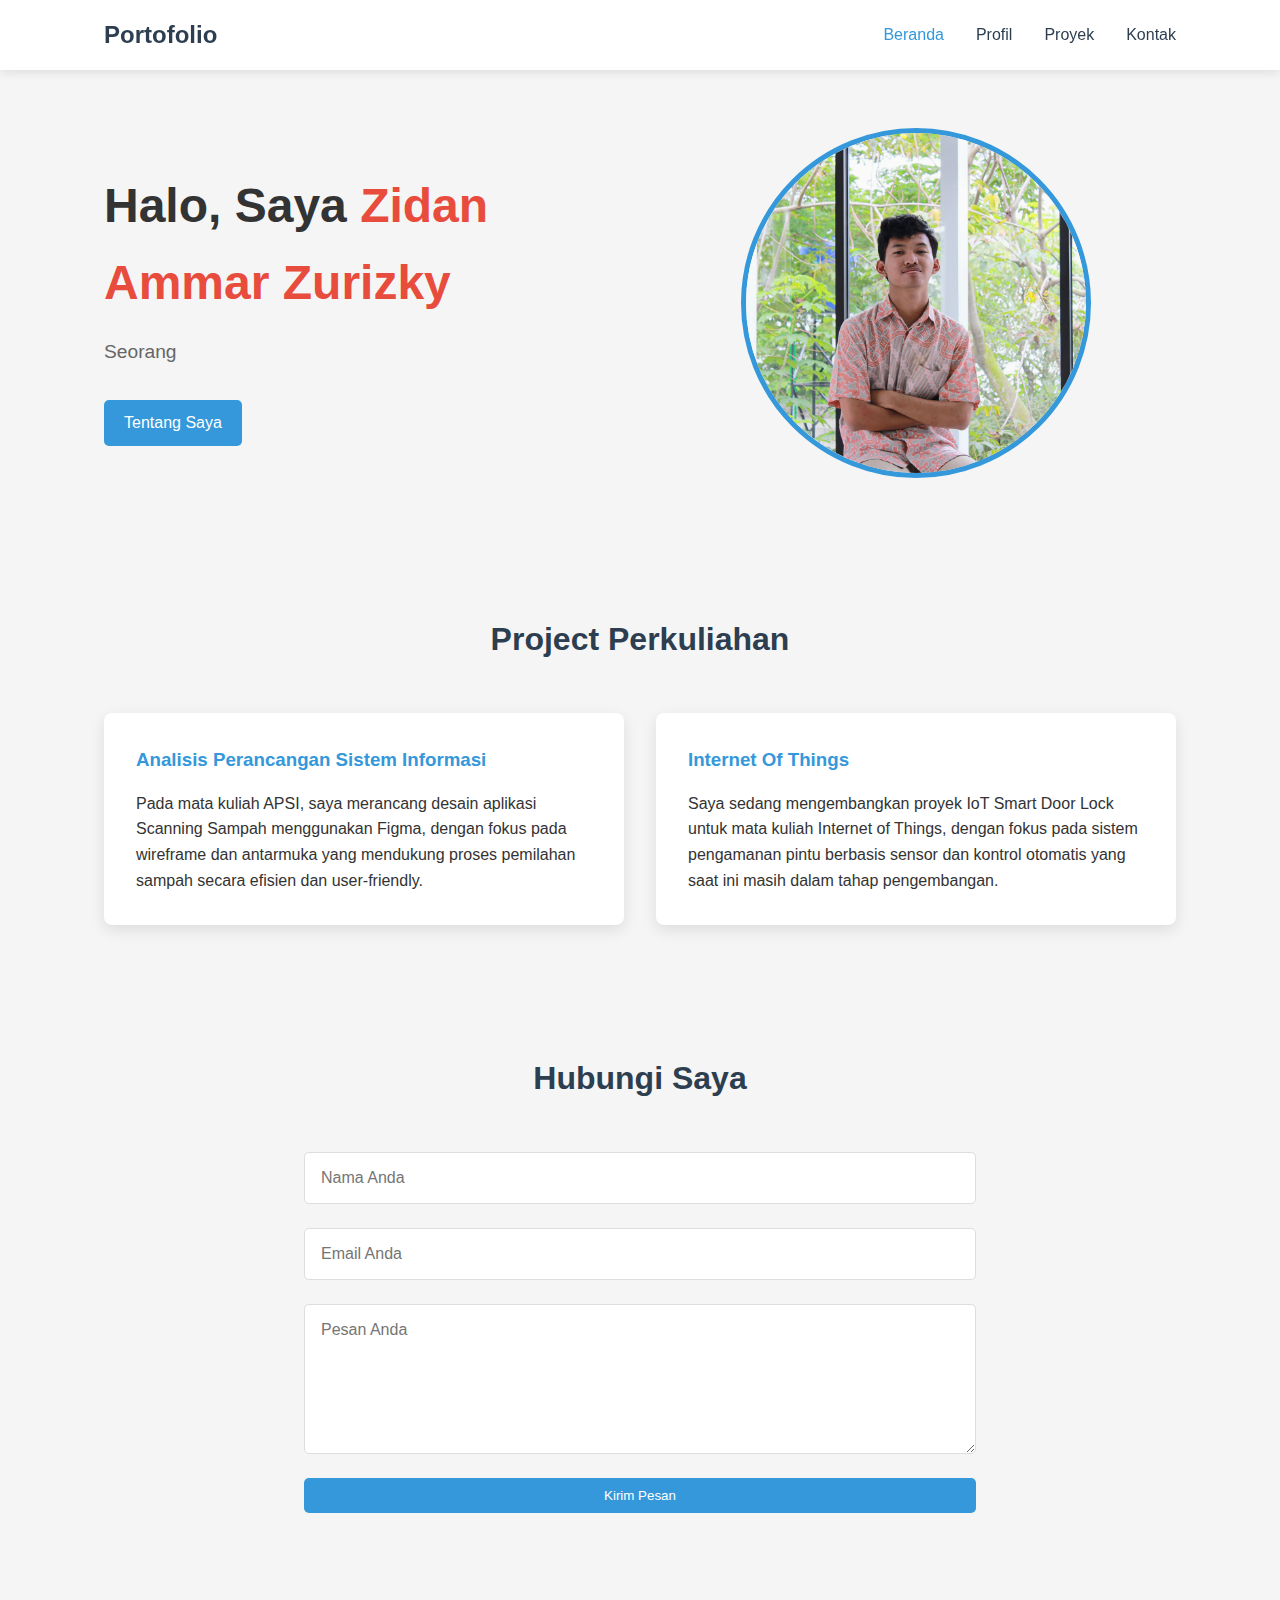
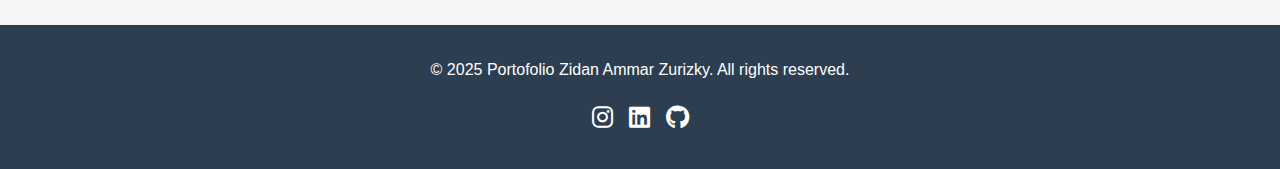
<file: index.html>
<!DOCTYPE html>
<html lang="en">
<head>
    <meta charset="UTF-8">
    <meta name="viewport" content="width=device-width, initial-scale=1.0">
    <title>Portofolio Saya</title>
    <link rel="stylesheet" href="css/style.css">
    <link rel="stylesheet" href="https://cdnjs.cloudflare.com/ajax/libs/font-awesome/6.0.0-beta3/css/all.min.css">
</head>
<body>
    <header>
        <nav>
            <div class="logo">Portofolio</div>
            <ul class="nav-links">
                <li><a href="index.html" class="active">Beranda</a></li>
                <li><a href="profile.html">Profil</a></li>
                <li><a href="#projects">Proyek</a></li>
                <li><a href="#contact">Kontak</a></li>
            </ul>
            <div class="burger">
                <div class="line1"></div>
                <div class="line2"></div>
                <div class="line3"></div>
            </div>
        </nav>
    </header>

    <main>
        <section class="hero">
            <div class="hero-content">
                <h1>Halo, Saya <span class="highlight">Zidan Ammar Zurizky</span></h1>
                <p>Seorang <span id="typing-text"></span></p>
                <a href="profile.html" class="btn">Tentang Saya</a>
            </div>
            <div class="hero-image">
                <img src="images/IMG_6496~2.jpg" alt="Foto Profil">
            </div>
        </section>

        <section id="projects" class="projects">
            <h2>Project Perkuliahan</h2>
            <div class="project-grid">
                <div class="project-card">
                    <h3>Analisis Perancangan Sistem Informasi</h3>
                    <p>Pada mata kuliah APSI, saya merancang desain aplikasi Scanning Sampah menggunakan Figma, dengan fokus pada wireframe dan antarmuka yang mendukung proses pemilahan sampah secara efisien dan user-friendly.</p>
                </div>
                <div class="project-card">
                    <h3>Internet Of Things</h3>
                    <p>Saya sedang mengembangkan proyek IoT Smart Door Lock untuk mata kuliah Internet of Things, dengan fokus pada sistem pengamanan pintu berbasis sensor dan kontrol otomatis yang saat ini masih dalam tahap pengembangan.</p>
                </div>
            </div>
        </section>

        <section id="contact" class="contact">
            <h2>Hubungi Saya</h2>
            <form>
                <input type="text" placeholder="Nama Anda">
                <input type="email" placeholder="Email Anda">
                <textarea placeholder="Pesan Anda"></textarea>
                <button type="submit" class="btn">Kirim Pesan</button>
            </form>
        </section>
    </main>

    <footer>
        <p>&copy; 2025 Portofolio Zidan Ammar Zurizky. All rights reserved.</p>
        <div class="social-icons">
            <a href="https://www.instagram.com/zym._.mar/" target="_blank"><i class="fab fa-instagram"></i></a>
            <a href="https://www.linkedin.com/in/zymar-zurizky-6045bb257/" target="_blank"><i class="fab fa-linkedin"></i></a>
            <a href="https://github.com/ZymarZurizky" target="_blank"><i class="fab fa-github"></i></a>
        </div>
    </footer>

    <script src="js/script.js"></script>
</body>
</html>
</file>
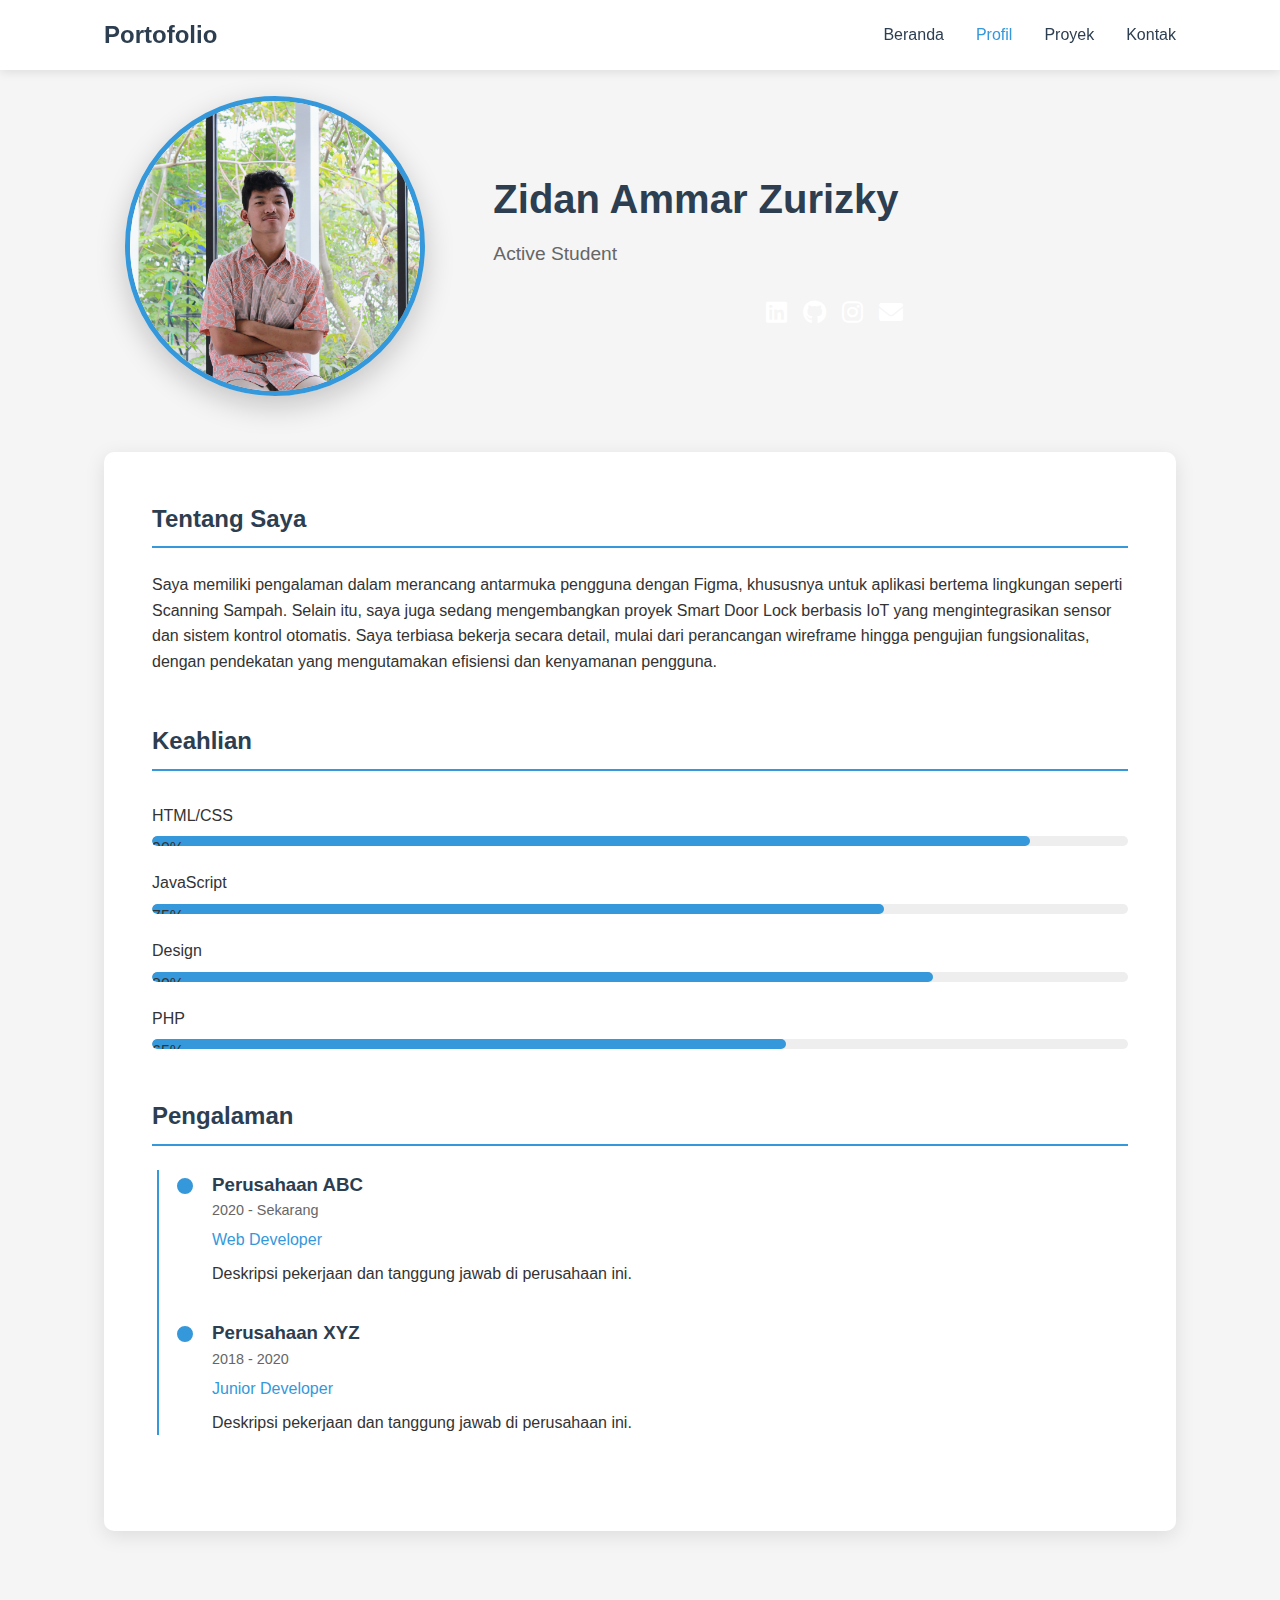
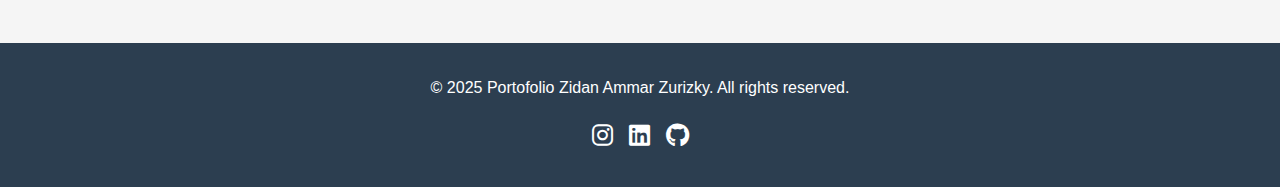
<file: profile.html>
<!DOCTYPE html>
<html lang="en">
<head>
    <meta charset="UTF-8">
    <meta name="viewport" content="width=device-width, initial-scale=1.0">
    <title>Tentang Saya</title>
    <link rel="stylesheet" href="css/style.css">
    <link rel="stylesheet" href="https://cdnjs.cloudflare.com/ajax/libs/font-awesome/6.0.0-beta3/css/all.min.css">
</head>
<body>
    <header>
        <nav>
            <div class="logo">Portofolio</div>
            <ul class="nav-links">
                <li><a href="index.html">Beranda</a></li>
                <li><a href="profile.html" class="active">Profil</a></li>
                <li><a href="#projects">Proyek</a></li>
                <li><a href="#contact">Kontak</a></li>
            </ul>
            <div class="burger">
                <div class="line1"></div>
                <div class="line2"></div>
                <div class="line3"></div>
            </div>
        </nav>
    </header>

    <main>
        <section class="profile-section">
            <div class="profile-header">
                <div class="profile-image">
                    <img src="images/IMG_6496~2.jpg" alt="Foto Profil">
                </div>
                <div class="profile-info">
                    <h1>Zidan Ammar Zurizky</h1>
                    <p class="title">Active Student</p>
                    <div class="social-links">
                        <a href="https://www.linkedin.com/in/zymar-zurizky-6045bb257/" target="_blank"><i class="fab fa-linkedin"></i></a>
                        <a href="https://github.com/ZymarZurizky" target="_blank"><i class="fab fa-github"></i></a>
                        <a href="https://www.instagram.com/zym._.mar/" target="_blank"><i class="fab fa-instagram"></i></a>
                        <a href="mailto:[email-anda]" target="_blank"><i class="fas fa-envelope"></i></a>
                    </div>
                </div>
            </div>

            <div class="profile-content">
                <div class="about-me">
                    <h2>Tentang Saya</h2>
                    <p>Saya memiliki pengalaman dalam merancang antarmuka pengguna dengan Figma, khususnya untuk aplikasi bertema lingkungan seperti Scanning Sampah. Selain itu, saya juga sedang mengembangkan proyek Smart Door Lock berbasis IoT yang mengintegrasikan sensor dan sistem kontrol otomatis. Saya terbiasa bekerja secara detail, mulai dari perancangan wireframe hingga pengujian fungsionalitas, dengan pendekatan yang mengutamakan efisiensi dan kenyamanan pengguna.</p>
                </div>

                <div class="skills">
                    <h2>Keahlian</h2>
                    <div class="skill-bars">
                        <div class="skill">
                            <p>HTML/CSS</p>
                            <div class="bar">
                                <div class="level html">90%</div>
                            </div>
                        </div>
                        <div class="skill">
                            <p>JavaScript</p>
                            <div class="bar">
                                <div class="level js">75%</div>
                            </div>
                        </div>
                        <div class="skill">
                            <p>Design</p>
                            <div class="bar">
                                <div class="level design">80%</div>
                            </div>
                        </div>
                        <div class="skill">
                            <p>PHP</p>
                            <div class="bar">
                                <div class="level php">65%</div>
                            </div>
                        </div>
                    </div>
                </div>

                <div class="experience">
                    <h2>Pengalaman</h2>
                    <div class="timeline">
                        <div class="timeline-item">
                            <h3>Perusahaan ABC</h3>
                            <p class="date">2020 - Sekarang</p>
                            <p class="position">Web Developer</p>
                            <p>Deskripsi pekerjaan dan tanggung jawab di perusahaan ini.</p>
                        </div>
                        <div class="timeline-item">
                            <h3>Perusahaan XYZ</h3>
                            <p class="date">2018 - 2020</p>
                            <p class="position">Junior Developer</p>
                            <p>Deskripsi pekerjaan dan tanggung jawab di perusahaan ini.</p>
                        </div>
                    </div>
                </div>
            </div>
        </section>
    </main>

    <footer>
        <p>&copy; 2025 Portofolio Zidan Ammar Zurizky. All rights reserved.</p>
        <div class="social-icons">
            <a href="https://www.instagram.com/zym._.mar/" target="_blank"><i class="fab fa-instagram"></i></a>
            <a href="https://www.linkedin.com/in/zymar-zurizky-6045bb257/" target="_blank"><i class="fab fa-linkedin"></i></a>
            <a href="https://github.com/ZymarZurizky" target="_blank"><i class="fab fa-github"></i></a>
        </div>
    </footer>

    <script src="js/script.js"></script>
</body>
</html>
</file>
<file: css/style.css>
/* Global Styles */
* {
    margin: 0;
    padding: 0;
    box-sizing: border-box;
    font-family: 'Segoe UI', Tahoma, Geneva, Verdana, sans-serif;
}

:root {
    --primary-color: #3498db;
    --secondary-color: #2c3e50;
    --light-color: #ecf0f1;
    --dark-color: #2c3e50;
    --highlight-color: #e74c3c;
}

body {
    background-color: #f5f5f5;
    color: #333;
    line-height: 1.6;
}

a {
    text-decoration: none;
    color: var(--primary-color);
}

.btn {
    display: inline-block;
    background: var(--primary-color);
    color: #fff;
    padding: 10px 20px;
    border: none;
    border-radius: 5px;
    cursor: pointer;
    transition: all 0.3s ease;
}

.btn:hover {
    background: #2980b9;
    transform: translateY(-2px);
}

.highlight {
    color: var(--highlight-color);
}

/* Header & Navigation */
header {
    background-color: #fff;
    box-shadow: 0 2px 10px rgba(0, 0, 0, 0.1);
    position: fixed;
    width: 100%;
    top: 0;
    z-index: 1000;
}

nav {
    display: flex;
    justify-content: space-between;
    align-items: center;
    padding: 1rem 5%;
    max-width: 1200px;
    margin: 0 auto;
}

.logo {
    font-size: 1.5rem;
    font-weight: bold;
    color: var(--secondary-color);
}

.nav-links {
    display: flex;
    list-style: none;
}

.nav-links li {
    margin-left: 2rem;
}

.nav-links a {
    color: var(--dark-color);
    font-weight: 500;
    transition: color 0.3s;
}

.nav-links a:hover, .nav-links a.active {
    color: var(--primary-color);
}

.burger {
    display: none;
    cursor: pointer;
}

.burger div {
    width: 25px;
    height: 3px;
    background-color: var(--dark-color);
    margin: 5px;
    transition: all 0.3s ease;
}

/* Hero Section */
.hero {
    display: flex;
    justify-content: space-between;
    align-items: center;
    padding: 8rem 5% 4rem;
    max-width: 1200px;
    margin: 0 auto;
}

.hero-content {
    flex: 1;
    padding-right: 2rem;
}

.hero-content h1 {
    font-size: 3rem;
    margin-bottom: 1rem;
}

.hero-content p {
    font-size: 1.2rem;
    margin-bottom: 2rem;
    color: #666;
}

.hero-image {
    flex: 1;
    text-align: center;
}

.hero-image img {
    max-width: 100%;
    border-radius: 50%;
    border: 5px solid var(--primary-color);
    width: 350px;
    height: 350px;
    object-fit: cover;
}

/* Projects Section */
.projects {
    padding: 4rem 5%;
    max-width: 1200px;
    margin: 0 auto;
}

.projects h2 {
    text-align: center;
    margin-bottom: 3rem;
    font-size: 2rem;
    color: var(--secondary-color);
}

.project-grid {
    display: grid;
    grid-template-columns: repeat(auto-fit, minmax(300px, 1fr));
    gap: 2rem;
}

.project-card {
    background: #fff;
    padding: 2rem;
    border-radius: 8px;
    box-shadow: 0 5px 15px rgba(0, 0, 0, 0.1);
    transition: transform 0.3s ease;
}

.project-card:hover {
    transform: translateY(-10px);
}

.project-card h3 {
    margin-bottom: 1rem;
    color: var(--primary-color);
}

/* Contact Section */
.contact {
    padding: 4rem 5%;
    max-width: 800px;
    margin: 0 auto;
}

.contact h2 {
    text-align: center;
    margin-bottom: 3rem;
    font-size: 2rem;
    color: var(--secondary-color);
}

.contact form {
    display: flex;
    flex-direction: column;
    gap: 1.5rem;
}

.contact input,
.contact textarea {
    padding: 1rem;
    border: 1px solid #ddd;
    border-radius: 5px;
    font-size: 1rem;
}

.contact textarea {
    min-height: 150px;
    resize: vertical;
}

/* Footer */
footer {
    background: var(--secondary-color);
    color: #fff;
    text-align: center;
    padding: 2rem 0;
    margin-top: 3rem;
}

.social-icons, .social-links {
    display: flex;
    justify-content: center;
    margin-top: 1rem;
    gap: 1rem;
}

.social-icons a, .social-links a {
    color: #fff;
    font-size: 1.5rem;
    transition: color 0.3s;
}

.social-icons a:hover, .social-links a:hover {
    color: var(--primary-color);
}

/* Profile Page Styles */
.profile-section {
    padding: 6rem 5% 4rem;
    max-width: 1200px;
    margin: 0 auto;
}

.profile-header {
    display: flex;
    align-items: center;
    margin-bottom: 3rem;
    flex-wrap: wrap;
    gap: 3rem;
}

.profile-image {
    flex: 1;
    min-width: 300px;
    text-align: center;
}

.profile-image img {
    width: 300px;
    height: 300px;
    border-radius: 50%;
    object-fit: cover;
    border: 5px solid var(--primary-color);
    box-shadow: 0 10px 30px rgba(0, 0, 0, 0.2);
}

.profile-info {
    flex: 2;
    min-width: 300px;
}

.profile-info h1 {
    font-size: 2.5rem;
    margin-bottom: 0.5rem;
    color: var(--secondary-color);
}

.profile-info .title {
    font-size: 1.2rem;
    color: #666;
    margin-bottom: 1.5rem;
}

.profile-content {
    background: #fff;
    padding: 3rem;
    border-radius: 10px;
    box-shadow: 0 5px 20px rgba(0, 0, 0, 0.1);
}

.about-me, .skills, .experience {
    margin-bottom: 3rem;
}

.about-me h2, .skills h2, .experience h2 {
    color: var(--secondary-color);
    margin-bottom: 1.5rem;
    padding-bottom: 0.5rem;
    border-bottom: 2px solid var(--primary-color);
}

.skill-bars {
    margin-top: 2rem;
}

.skill {
    margin-bottom: 1.5rem;
}

.skill p {
    margin-bottom: 0.5rem;
    font-weight: 500;
}

.bar {
    background: #eee;
    border-radius: 5px;
    height: 10px;
    overflow: hidden;
}

.level {
    height: 100%;
    border-radius: 5px;
    background: var(--primary-color);
}

.html { width: 90%; }
.js { width: 75%; }
.design { width: 80%; }
.php { width: 65%; }

.timeline {
    position: relative;
    padding-left: 30px;
}

.timeline::before {
    content: '';
    position: absolute;
    left: 5px;
    top: 0;
    bottom: 0;
    width: 2px;
    background: var(--primary-color);
}

.timeline-item {
    position: relative;
    margin-bottom: 2rem;
    padding-left: 30px;
}

.timeline-item::before {
    content: '';
    position: absolute;
    left: -8px;
    top: 5px;
    width: 16px;
    height: 16px;
    border-radius: 50%;
    background: var(--primary-color);
    border: 3px solid #fff;
}

.timeline-item h3 {
    color: var(--secondary-color);
}

.timeline-item .date {
    color: #666;
    font-size: 0.9rem;
    margin-bottom: 0.3rem;
}

.timeline-item .position {
    font-weight: 500;
    color: var(--primary-color);
    margin-bottom: 0.5rem;
}

/* Responsive Design */
@media (max-width: 768px) {
    .hero {
        flex-direction: column;
        padding-top: 6rem;
        text-align: center;
    }

    .hero-content {
        padding-right: 0;
        margin-bottom: 2rem;
    }

    .hero-content h1 {
        font-size: 2.5rem;
    }

    .nav-links {
        position: absolute;
        right: 0;
        top: 70px;
        background: #fff;
        flex-direction: column;
        width: 100%;
        text-align: center;
        clip-path: circle(0px at 90% -10%);
        -webkit-clip-path: circle(0px at 90% -10%);
        transition: all 0.5s ease-out;
        pointer-events: none;
    }

    .nav-links.active {
        clip-path: circle(1000px at 90% -10%);
        -webkit-clip-path: circle(1000px at 90% -10%);
        pointer-events: all;
    }

    .nav-links li {
        margin: 1rem 0;
    }

    .burger {
        display: block;
    }

    .profile-header {
        justify-content: center;
        text-align: center;
    }

    .social-links {
        justify-content: center;
    }
}

/* Animation for burger menu */
.toggle .line1 {
    transform: rotate(-45deg) translate(-5px, 6px);
}
.toggle .line2 {
    opacity: 0;
}
.toggle .line3 {
    transform: rotate(45deg) translate(-5px, -6px);
}
</file>
